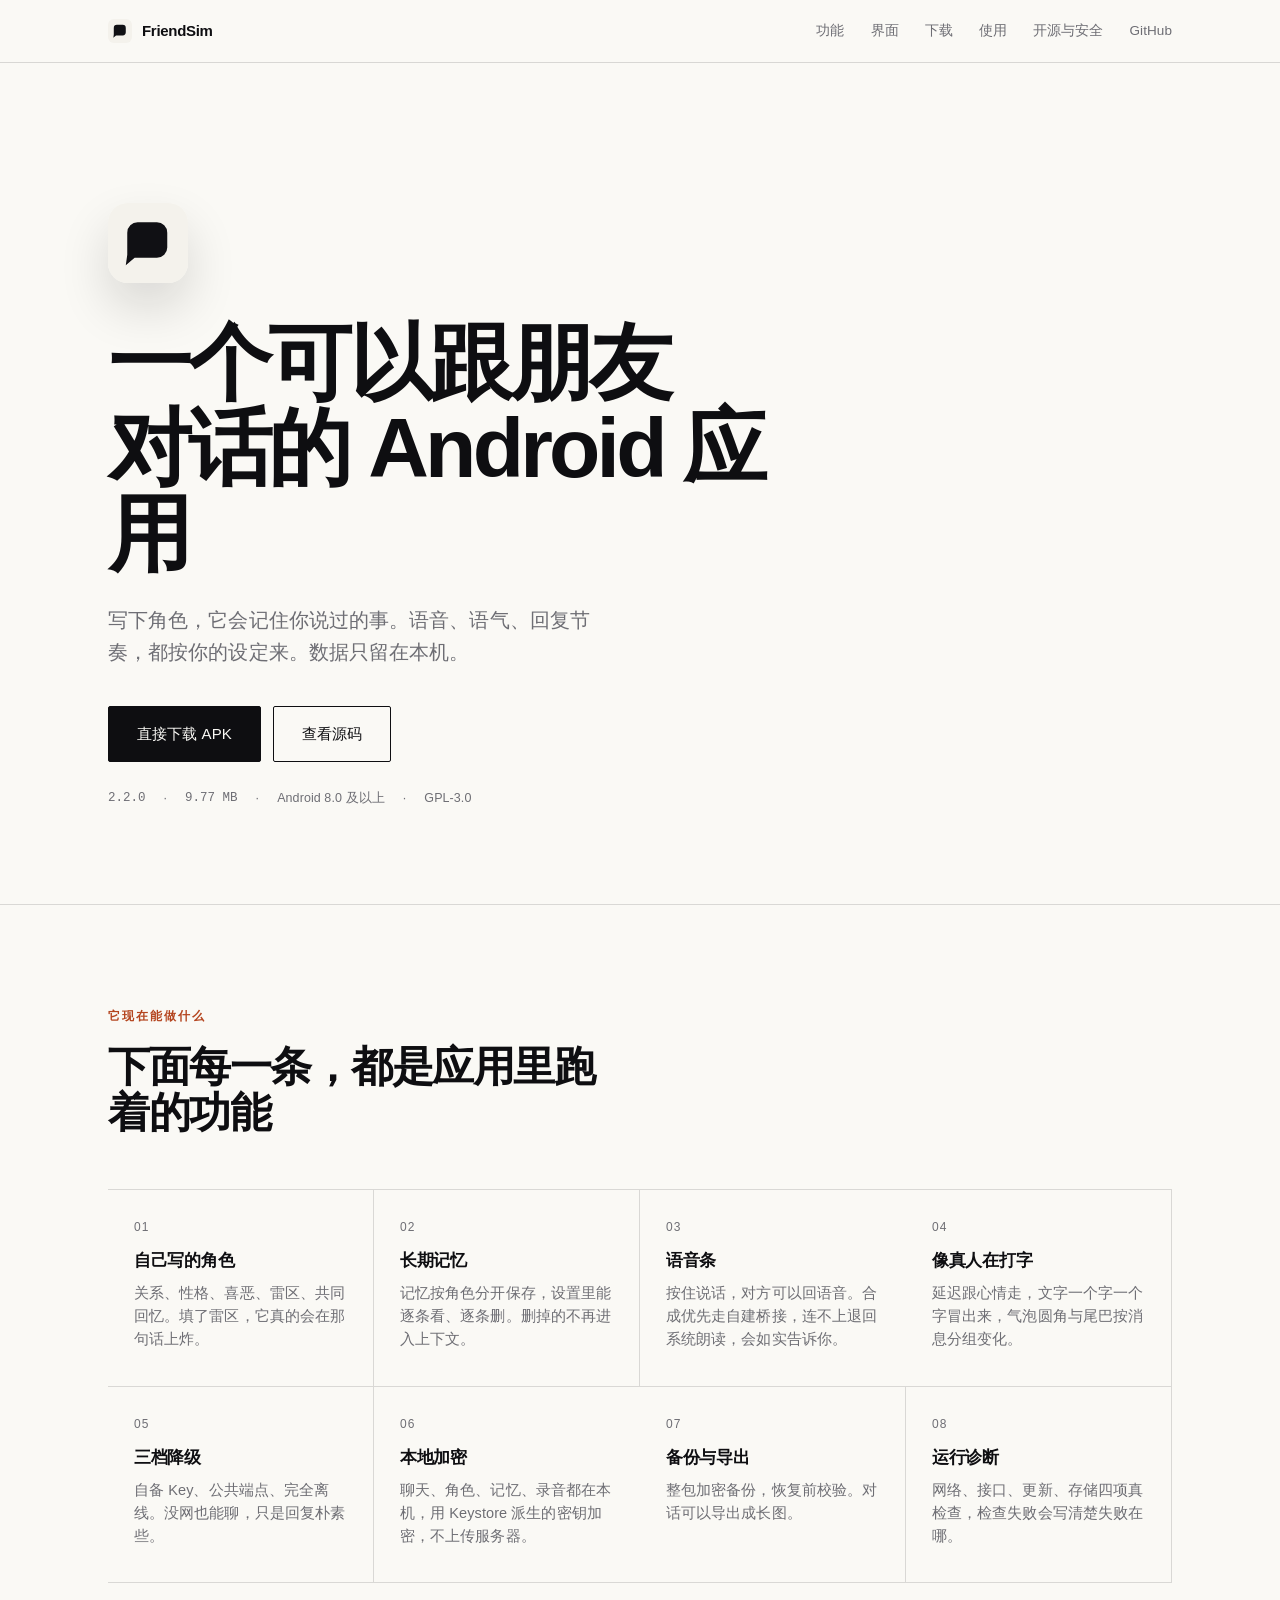
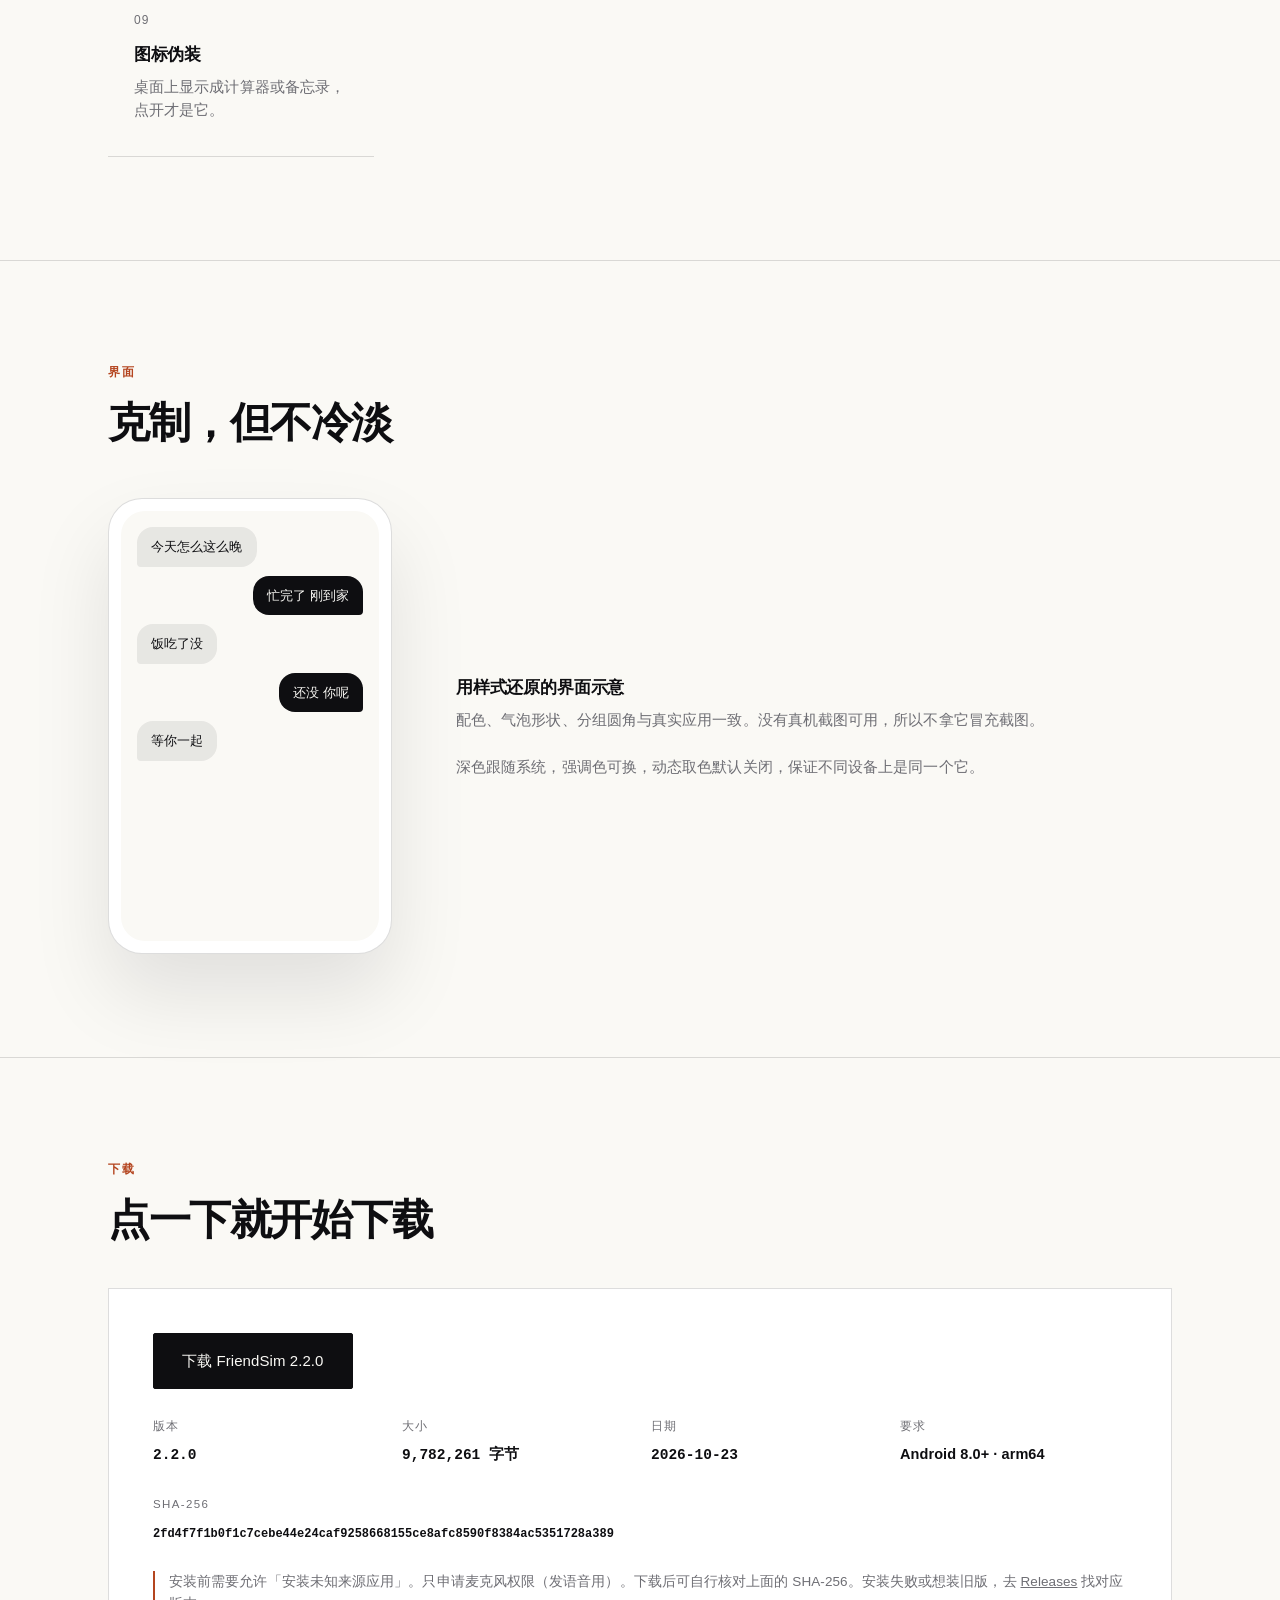
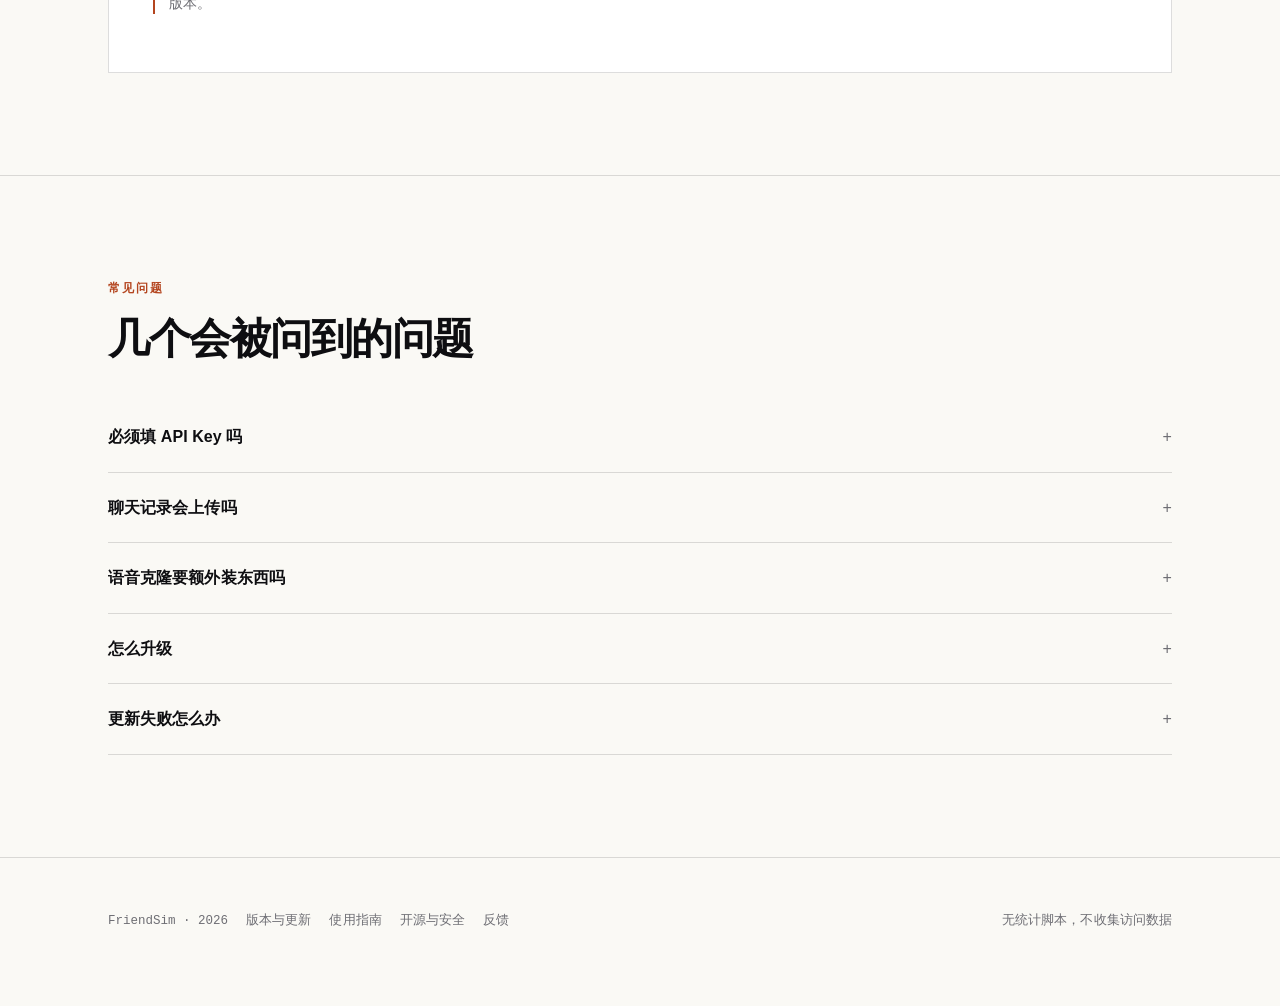
<file: index.html>
<!doctype html>
<html lang="zh-CN">
<head>
<meta charset="utf-8">
<meta name="viewport" content="width=device-width,initial-scale=1,viewport-fit=cover">
<title>FriendSim — 可以跟朋友对话的 Android 应用</title>
<meta name="description" content="FriendSim 是开源的 Android 对话应用：自己写角色设定，长期记忆，语音条，本地加密存储。APK 直接下载，无广告，不需注册。">
<link rel="canonical" href="https://mingqingke.github.io/FriendSim-Android/">
<meta property="og:type" content="website">
<meta property="og:title" content="FriendSim — 可以跟朋友对话的 Android 应用">
<meta property="og:description" content="自己写角色设定，长期记忆，语音条，本地加密存储。开源 Android 应用。">
<meta property="og:url" content="https://mingqingke.github.io/FriendSim-Android/">
<meta property="og:image" content="https://mingqingke.github.io/FriendSim-Android/assets/og.png">
<meta name="twitter:card" content="summary_large_image">
<link rel="icon" href="assets/icon.svg" type="image/svg+xml">
<link rel="apple-touch-icon" href="assets/icon-192.png">
<link rel="stylesheet" href="styles.css">
<script type="application/ld+json">
{"@context":"https://schema.org","@type":"WebSite","name":"FriendSim","alternateName":["FriendSim Android","FriendSim APK"],"url":"https://mingqingke.github.io/FriendSim-Android/","inLanguage":"zh-CN"}
</script>
<script type="application/ld+json">
{"@context":"https://schema.org","@type":"SoftwareApplication","name":"FriendSim","applicationCategory":"SocialNetworkingApplication","operatingSystem":"Android 8.0+","softwareVersion":"2.2.0","license":"https://www.gnu.org/licenses/gpl-3.0.html","downloadUrl":"https://github.com/Mingqingke/FriendSim-Android/releases/download/v2.9.6/FriendSim-2.9.6.apk","codeRepository":"https://github.com/Mingqingke/FriendSim-Android","offers":{"@type":"Offer","price":"0","priceCurrency":"CNY"}}
</script>
</head>
<body>
<header class="site"><div class="wrap">
  <img src="assets/icon.svg" alt="FriendSim" width="24" height="24"><span class="brand">FriendSim</span>
  <nav class="top">
    <a href="#capability">功能</a><a href="#look">界面</a><a href="#download">下载</a>
    <a href="docs.html">使用</a><a href="project.html">开源与安全</a>
    <a href="https://github.com/Mingqingke/FriendSim-Android">GitHub</a>
  </nav>
</div></header>

<div class="hero"><div class="wrap">
  <img class="mark" src="assets/icon.svg" alt="FriendSim 应用图标" width="80" height="80">
  <h1>一个可以跟朋友<br>对话的 Android 应用</h1>
  <p class="lede">写下角色，它会记住你说过的事。语音、语气、回复节奏，都按你的设定来。数据只留在本机。</p>
  <div class="cta">
    <a class="btn solid" href="https://github.com/Mingqingke/FriendSim-Android/releases/download/v2.9.6/FriendSim-2.9.6.apk" download>直接下载 APK</a>
    <a class="btn ghost" href="https://github.com/Mingqingke/FriendSim-Android">查看源码</a>
  </div>
  <div class="meta">
    <span class="mono">2.2.0</span><span>·</span><span class="mono">9.77 MB</span><span>·</span>
    <span>Android 8.0 及以上</span><span>·</span><span>GPL-3.0</span>
  </div>
</div></div>

<section id="capability"><div class="wrap">
  <p class="eyebrow">它现在能做什么</p>
  <h2>下面每一条，都是应用里跑着的功能</h2>
  <div class="grid">
    <div class="cell"><div class="n">01</div><h3>自己写的角色</h3><p>关系、性格、喜恶、雷区、共同回忆。填了雷区，它真的会在那句话上炸。</p></div>
    <div class="cell"><div class="n">02</div><h3>长期记忆</h3><p>记忆按角色分开保存，设置里能逐条看、逐条删。删掉的不再进入上下文。</p></div>
    <div class="cell"><div class="n">03</div><h3>语音条</h3><p>按住说话，对方可以回语音。合成优先走自建桥接，连不上退回系统朗读，会如实告诉你。</p></div>
    <div class="cell"><div class="n">04</div><h3>像真人在打字</h3><p>延迟跟心情走，文字一个字一个字冒出来，气泡圆角与尾巴按消息分组变化。</p></div>
    <div class="cell"><div class="n">05</div><h3>三档降级</h3><p>自备 Key、公共端点、完全离线。没网也能聊，只是回复朴素些。</p></div>
    <div class="cell"><div class="n">06</div><h3>本地加密</h3><p>聊天、角色、记忆、录音都在本机，用 Keystore 派生的密钥加密，不上传服务器。</p></div>
    <div class="cell"><div class="n">07</div><h3>备份与导出</h3><p>整包加密备份，恢复前校验。对话可以导出成长图。</p></div>
    <div class="cell"><div class="n">08</div><h3>运行诊断</h3><p>网络、接口、更新、存储四项真检查，检查失败会写清楚失败在哪。</p></div>
    <div class="cell"><div class="n">09</div><h3>图标伪装</h3><p>桌面上显示成计算器或备忘录，点开才是它。</p></div>
  </div>
</div></section>

<section id="look"><div class="wrap">
  <p class="eyebrow">界面</p>
  <h2>克制，但不冷淡</h2>
  <div class="stage">
    <div class="phone"><div class="screen">
      <div class="bubble them">今天怎么这么晚</div>
      <div class="bubble me">忙完了 刚到家</div>
      <div class="bubble them">饭吃了没</div>
      <div class="bubble me">还没 你呢</div>
      <div class="bubble them">等你一起</div>
    </div></div>
    <div class="note">
      <strong>用样式还原的界面示意</strong>
      配色、气泡形状、分组圆角与真实应用一致。没有真机截图可用，所以不拿它冒充截图。<br><br>
      深色跟随系统，强调色可换，动态取色默认关闭，保证不同设备上是同一个它。
    </div>
  </div>
</div></section>

<section id="download"><div class="wrap">
  <p class="eyebrow">下载</p>
  <h2>点一下就开始下载</h2>
  <div class="dlbox">
    <a class="btn solid" href="https://github.com/Mingqingke/FriendSim-Android/releases/download/v2.9.6/FriendSim-2.9.6.apk" download>下载 FriendSim 2.2.0</a>
    <div class="dlgrid">
      <div><span>版本</span><b class="mono">2.2.0</b></div>
      <div><span>大小</span><b class="mono">9,782,261 字节</b></div>
      <div><span>日期</span><b class="mono">2026-10-23</b></div>
      <div><span>要求</span><b>Android 8.0+ · arm64</b></div>
    </div>
    <div class="dlgrid"><div style="grid-column:1/-1"><span>SHA-256</span><b class="hash mono">2fd4f7f1b0f1c7cebe44e24caf9258668155ce8afc8590f8384ac5351728a389</b></div></div>
    <p class="warn">安装前需要允许「安装未知来源应用」。只申请麦克风权限（发语音用）。下载后可自行核对上面的 SHA-256。安装失败或想装旧版，去 <a href="https://github.com/Mingqingke/FriendSim-Android/releases" style="text-decoration:underline">Releases</a> 找对应版本。</p>
  </div>
</div></section>

<section><div class="wrap">
  <p class="eyebrow">常见问题</p>
  <h2>几个会被问到的问题</h2>
  <div style="margin-top:40px">
    <details><summary>必须填 API Key 吗</summary><p>不必须。可以填自己的 Key，也可以走公共端点，或者直接开离线模式。离线模式不联网，回复靠本地规则。</p></details>
    <details><summary>聊天记录会上传吗</summary><p>不会上传到我们的服务器——这个项目没有服务器。只有当你自己配置了模型接口时，那一轮对话内容才会发给你配置的服务。</p></details>
    <details><summary>语音克隆要额外装东西吗</summary><p>要。本机不跑克隆模型，需要在电脑上跑一个桥接服务，把地址填进设置。连不上会退回系统朗读。</p></details>
    <details><summary>怎么升级</summary><p>应用内「关于 → 检查更新」读取版本信息后直接下载覆盖安装，数据保留。也可以在官网重新下包覆盖。</p></details>
    <details><summary>更新失败怎么办</summary><p>更新器会依次换下载源。全失败就去 Releases 手动下载，用官网的 SHA-256 核对。</p></details>
  </div>
</div></section>

<footer><div class="wrap">
  <span class="mono">FriendSim · 2026</span>
  <a href="download.html">版本与更新</a><a href="docs.html">使用指南</a><a href="project.html">开源与安全</a>
  <a href="https://github.com/Mingqingke/FriendSim-Android/issues">反馈</a>
  <span style="margin-left:auto">无统计脚本，不收集访问数据</span>
</div></footer>
<script src="app.js" defer></script>
</body>
</html>
</file>
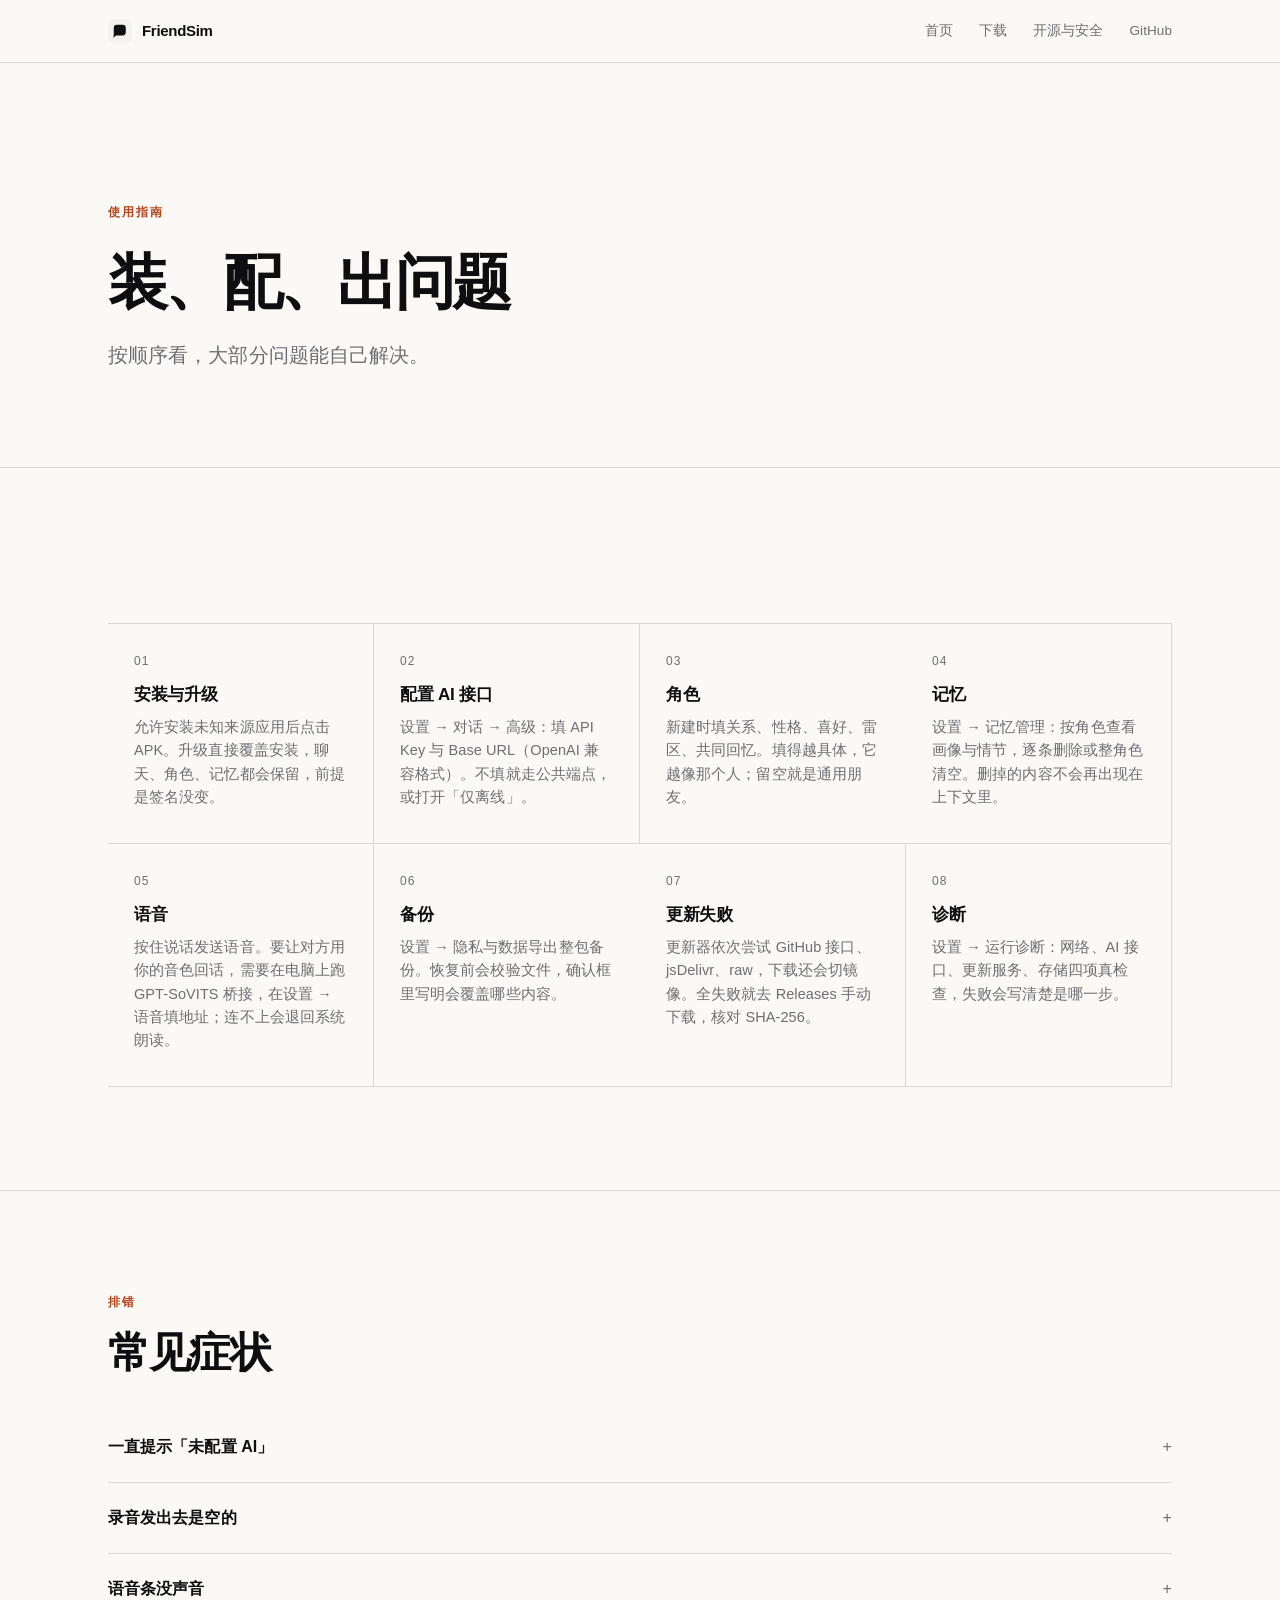
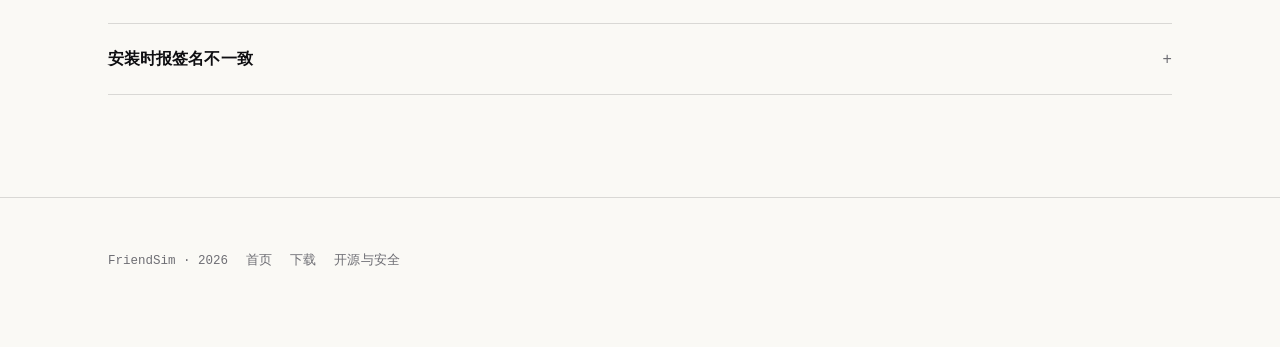
<file: docs.html>
<!doctype html><html lang="zh-CN"><head>
<meta charset="utf-8"><meta name="viewport" content="width=device-width,initial-scale=1">
<title>使用指南 — FriendSim 安装、配置与排错</title>
<meta name="description" content="FriendSim 安装与升级、API 配置、角色与记忆管理、语音桥接、备份恢复、更新失败的排查步骤。">
<link rel="canonical" href="https://mingqingke.github.io/FriendSim-Android/docs.html">
<meta property="og:title" content="使用指南 — FriendSim"><meta property="og:description" content="安装、配置、记忆、语音、备份与排错。">
<meta property="og:url" content="https://mingqingke.github.io/FriendSim-Android/docs.html">
<meta property="og:image" content="https://mingqingke.github.io/FriendSim-Android/assets/og.png">
<link rel="icon" href="assets/icon.svg" type="image/svg+xml"><link rel="stylesheet" href="styles.css">
</head><body>
<header class="site"><div class="wrap"><img src="assets/icon.svg" alt="FriendSim" width="24" height="24"><span class="brand">FriendSim</span>
<nav class="top"><a href="index.html">首页</a><a href="download.html">下载</a><a href="project.html">开源与安全</a><a href="https://github.com/Mingqingke/FriendSim-Android">GitHub</a></nav></div></header>
<div class="hero"><div class="wrap"><p class="eyebrow">使用指南</p>
<h1 style="font-size:clamp(32px,5.4vw,60px)">装、配、出问题</h1>
<p class="lede">按顺序看，大部分问题能自己解决。</p></div></div>
<section><div class="wrap">
<div class="grid">
<div class="cell"><div class="n">01</div><h3>安装与升级</h3><p>允许安装未知来源应用后点击 APK。升级直接覆盖安装，聊天、角色、记忆都会保留，前提是签名没变。</p></div>
<div class="cell"><div class="n">02</div><h3>配置 AI 接口</h3><p>设置 → 对话 → 高级：填 API Key 与 Base URL（OpenAI 兼容格式）。不填就走公共端点，或打开「仅离线」。</p></div>
<div class="cell"><div class="n">03</div><h3>角色</h3><p>新建时填关系、性格、喜好、雷区、共同回忆。填得越具体，它越像那个人；留空就是通用朋友。</p></div>
<div class="cell"><div class="n">04</div><h3>记忆</h3><p>设置 → 记忆管理：按角色查看画像与情节，逐条删除或整角色清空。删掉的内容不会再出现在上下文里。</p></div>
<div class="cell"><div class="n">05</div><h3>语音</h3><p>按住说话发送语音。要让对方用你的音色回话，需要在电脑上跑 GPT-SoVITS 桥接，在设置 → 语音填地址；连不上会退回系统朗读。</p></div>
<div class="cell"><div class="n">06</div><h3>备份</h3><p>设置 → 隐私与数据导出整包备份。恢复前会校验文件，确认框里写明会覆盖哪些内容。</p></div>
<div class="cell"><div class="n">07</div><h3>更新失败</h3><p>更新器依次尝试 GitHub 接口、jsDelivr、raw，下载还会切镜像。全失败就去 Releases 手动下载，核对 SHA-256。</p></div>
<div class="cell"><div class="n">08</div><h3>诊断</h3><p>设置 → 运行诊断：网络、AI 接口、更新服务、存储四项真检查，失败会写清楚是哪一步。</p></div>
</div></div></section>
<section><div class="wrap"><p class="eyebrow">排错</p><h2>常见症状</h2>
<div style="margin-top:36px">
<details><summary>一直提示「未配置 AI」</summary><p>进设置 → 对话 → 高级确认 Key 和地址都填了，再点一下「验证连通性」。地址需要以 /v1 结尾（多数服务如此）。</p></details>
<details><summary>录音发出去是空的</summary><p>检查麦克风权限是否被系统回收。如果环境很安静，波形会很低，这是正常的。</p></details>
<details><summary>语音条没声音</summary><p>如果是克隆音色，说明桥接没连上，此时会退回系统朗读；系统朗读也没声音就去系统设置里检查 TTS 引擎。</p></details>
<details><summary>安装时报签名不一致</summary><p>手机上装过别的渠道包。先卸载旧包再装会丢失本地数据，建议先导出备份。</p></details>
</div></div></section>
<footer><div class="wrap"><span class="mono">FriendSim · 2026</span><a href="index.html">首页</a><a href="download.html">下载</a><a href="project.html">开源与安全</a></div></footer>
<script src="app.js" defer></script></body></html>
</file>
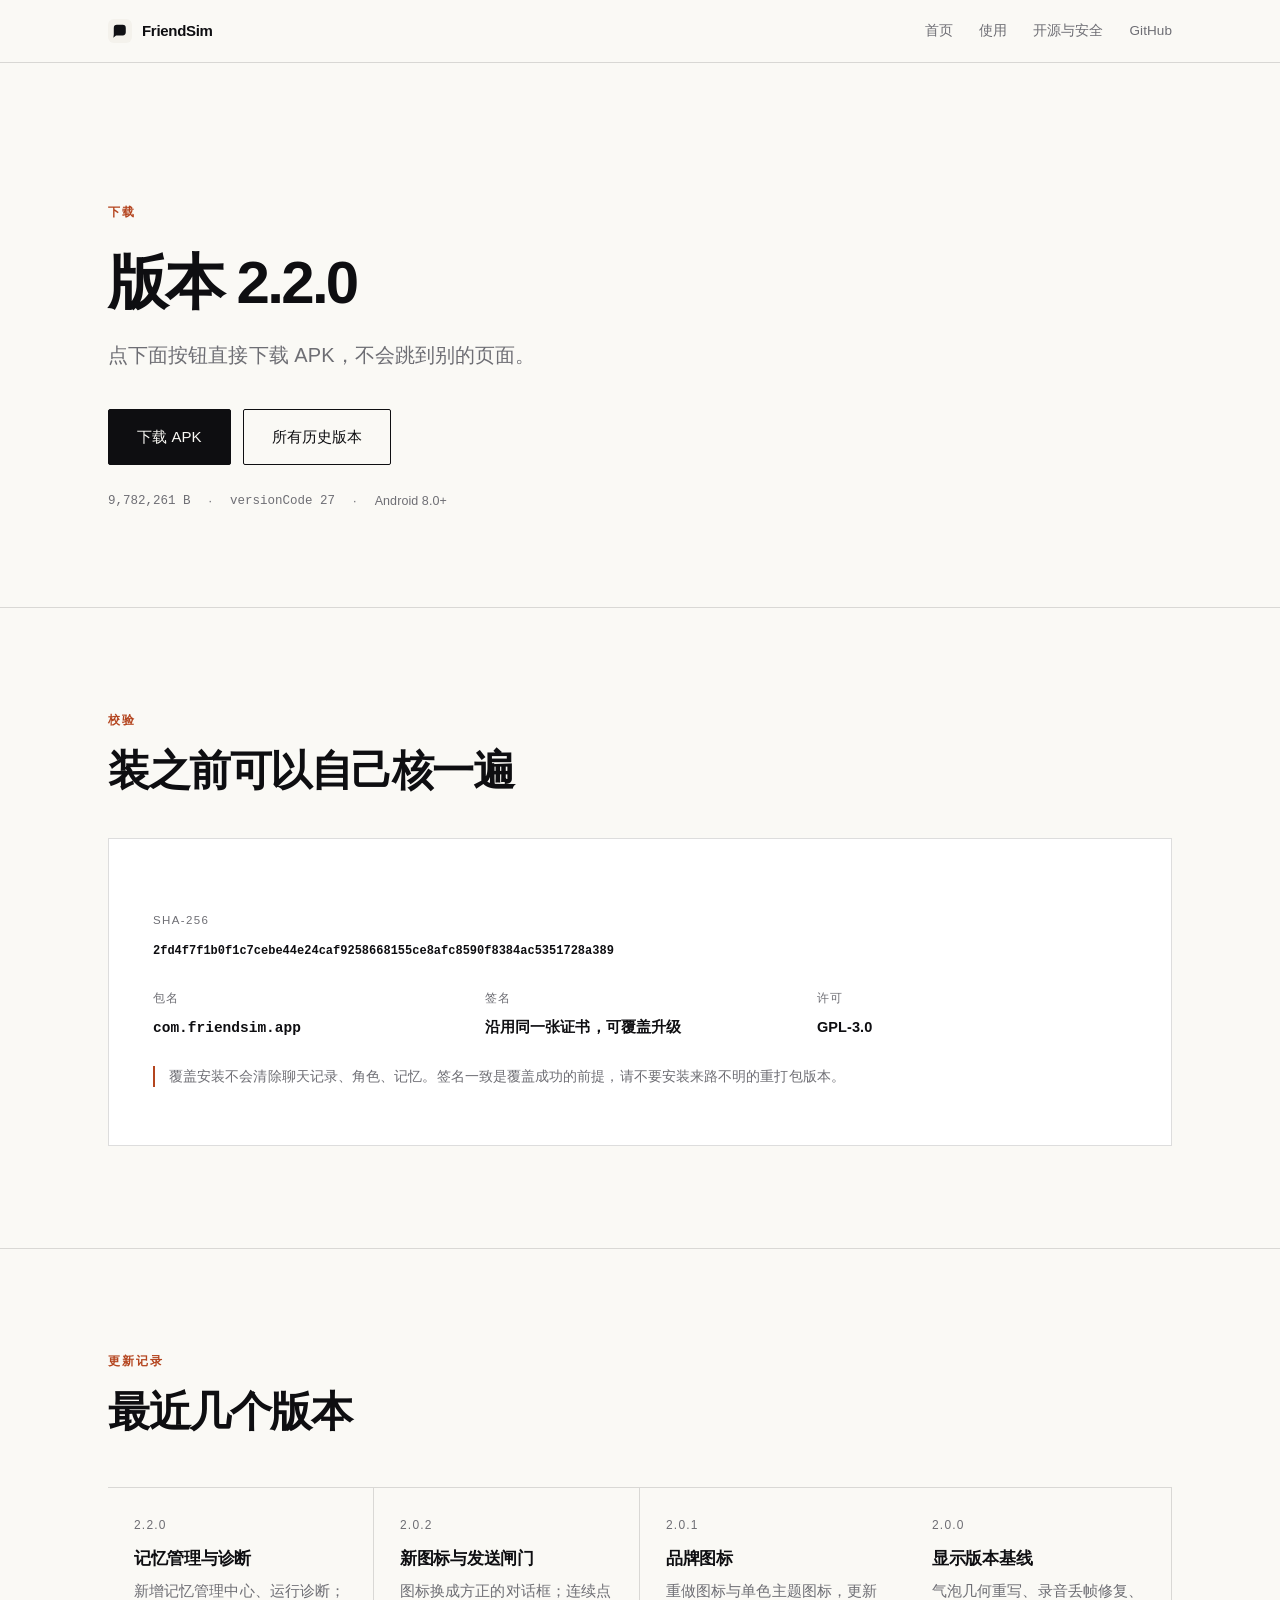
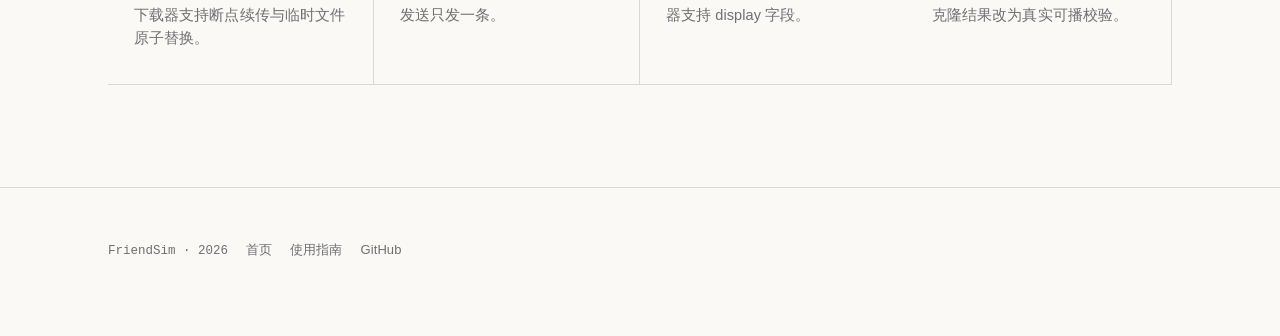
<file: download.html>
<!doctype html><html lang="zh-CN"><head>
<meta charset="utf-8"><meta name="viewport" content="width=device-width,initial-scale=1">
<title>下载与版本 — FriendSim Android</title>
<meta name="description" content="FriendSim 最新版本 2.2.0：直接下载 APK，查看文件大小、SHA-256、兼容要求与更新记录。">
<link rel="canonical" href="https://mingqingke.github.io/FriendSim-Android/download.html">
<meta property="og:title" content="下载与版本 — FriendSim"><meta property="og:description" content="直接下载 APK，查看版本、校验与更新记录。">
<meta property="og:url" content="https://mingqingke.github.io/FriendSim-Android/download.html">
<meta property="og:image" content="https://mingqingke.github.io/FriendSim-Android/assets/og.png">
<link rel="icon" href="assets/icon.svg" type="image/svg+xml"><link rel="stylesheet" href="styles.css">
</head><body>
<header class="site"><div class="wrap"><img src="assets/icon.svg" alt="FriendSim" width="24" height="24"><span class="brand">FriendSim</span>
<nav class="top"><a href="index.html">首页</a><a href="docs.html">使用</a><a href="project.html">开源与安全</a><a href="https://github.com/Mingqingke/FriendSim-Android">GitHub</a></nav></div></header>
<div class="hero"><div class="wrap"><p class="eyebrow">下载</p>
<h1 style="font-size:clamp(32px,5.4vw,60px)">版本 2.2.0</h1>
<p class="lede">点下面按钮直接下载 APK，不会跳到别的页面。</p>
<div class="cta"><a class="btn solid" href="https://github.com/Mingqingke/FriendSim-Android/releases/download/v2.9.6/FriendSim-2.9.6.apk" download>下载 APK</a>
<a class="btn ghost" href="https://github.com/Mingqingke/FriendSim-Android/releases">所有历史版本</a></div>
<div class="meta"><span class="mono">9,782,261 B</span><span>·</span><span class="mono">versionCode 27</span><span>·</span><span>Android 8.0+</span></div>
</div></div>
<section><div class="wrap"><p class="eyebrow">校验</p><h2>装之前可以自己核一遍</h2>
<div class="dlbox"><div class="dlgrid"><div style="grid-column:1/-1"><span>SHA-256</span><b class="hash mono">2fd4f7f1b0f1c7cebe44e24caf9258668155ce8afc8590f8384ac5351728a389</b></div></div>
<div class="dlgrid"><div><span>包名</span><b class="mono">com.friendsim.app</b></div><div><span>签名</span><b>沿用同一张证书，可覆盖升级</b></div><div><span>许可</span><b>GPL-3.0</b></div></div>
<p class="warn">覆盖安装不会清除聊天记录、角色、记忆。签名一致是覆盖成功的前提，请不要安装来路不明的重打包版本。</p></div>
</div></section>
<section><div class="wrap"><p class="eyebrow">更新记录</p><h2>最近几个版本</h2>
<div class="grid">
<div class="cell"><div class="n">2.2.0</div><h3>记忆管理与诊断</h3><p>新增记忆管理中心、运行诊断；下载器支持断点续传与临时文件原子替换。</p></div>
<div class="cell"><div class="n">2.0.2</div><h3>新图标与发送闸门</h3><p>图标换成方正的对话框；连续点发送只发一条。</p></div>
<div class="cell"><div class="n">2.0.1</div><h3>品牌图标</h3><p>重做图标与单色主题图标，更新器支持 display 字段。</p></div>
<div class="cell"><div class="n">2.0.0</div><h3>显示版本基线</h3><p>气泡几何重写、录音丢帧修复、克隆结果改为真实可播校验。</p></div>
</div></div></section>
<footer><div class="wrap"><span class="mono">FriendSim · 2026</span><a href="index.html">首页</a><a href="docs.html">使用指南</a><a href="https://github.com/Mingqingke/FriendSim-Android">GitHub</a></div></footer>
<script src="app.js" defer></script></body></html>
</file>
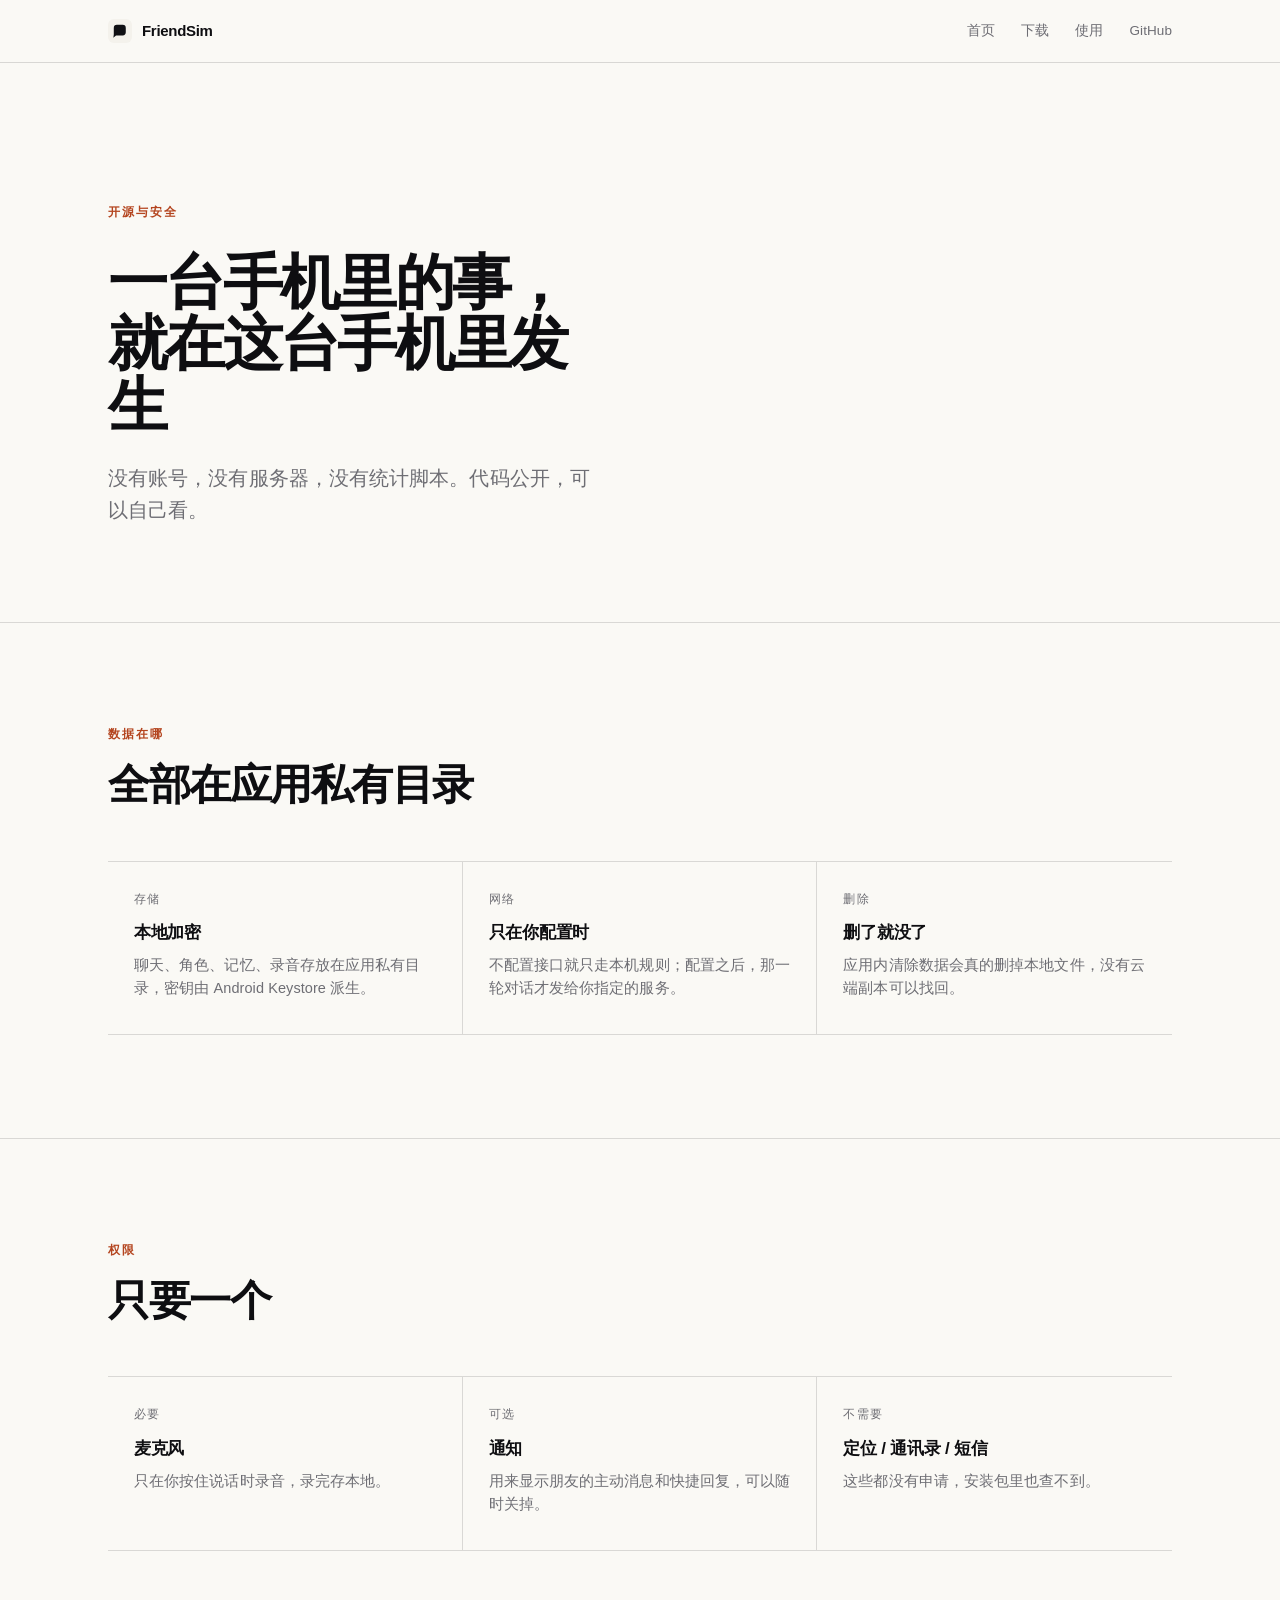
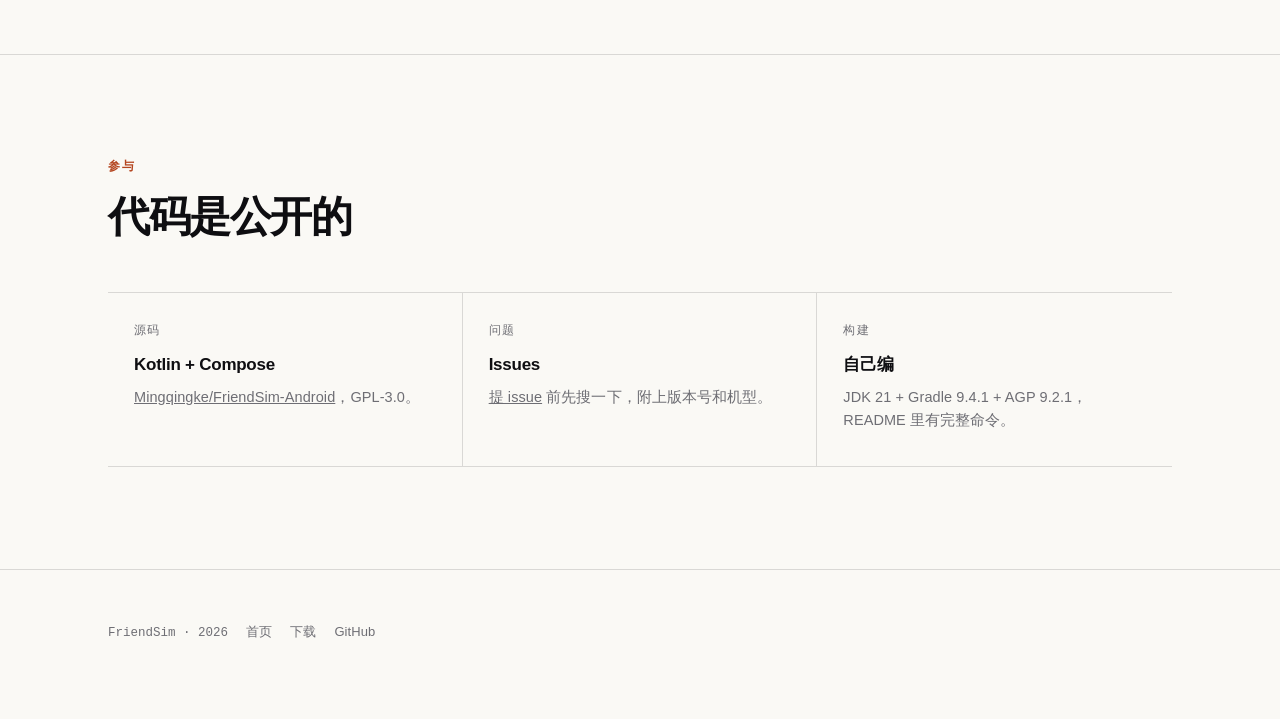
<file: project.html>
<!doctype html><html lang="zh-CN"><head>
<meta charset="utf-8"><meta name="viewport" content="width=device-width,initial-scale=1">
<title>开源与安全 — FriendSim</title>
<meta name="description" content="FriendSim 以 GPL-3.0 开源。了解它的数据存在哪、申请了哪些权限、如何反馈问题与构建。">
<link rel="canonical" href="https://mingqingke.github.io/FriendSim-Android/project.html">
<meta property="og:title" content="开源与安全 — FriendSim"><meta property="og:description" content="数据存哪、用了什么权限、怎么参与。">
<meta property="og:url" content="https://mingqingke.github.io/FriendSim-Android/project.html">
<meta property="og:image" content="https://mingqingke.github.io/FriendSim-Android/assets/og.png">
<link rel="icon" href="assets/icon.svg" type="image/svg+xml"><link rel="stylesheet" href="styles.css">
</head><body>
<header class="site"><div class="wrap"><img src="assets/icon.svg" alt="FriendSim" width="24" height="24"><span class="brand">FriendSim</span>
<nav class="top"><a href="index.html">首页</a><a href="download.html">下载</a><a href="docs.html">使用</a><a href="https://github.com/Mingqingke/FriendSim-Android">GitHub</a></nav></div></header>
<div class="hero"><div class="wrap"><p class="eyebrow">开源与安全</p>
<h1 style="font-size:clamp(32px,5.4vw,60px)">一台手机里的事，<br>就在这台手机里发生</h1>
<p class="lede">没有账号，没有服务器，没有统计脚本。代码公开，可以自己看。</p></div></div>
<section><div class="wrap"><p class="eyebrow">数据在哪</p><h2>全部在应用私有目录</h2>
<div class="grid">
<div class="cell"><div class="n">存储</div><h3>本地加密</h3><p>聊天、角色、记忆、录音存放在应用私有目录，密钥由 Android Keystore 派生。</p></div>
<div class="cell"><div class="n">网络</div><h3>只在你配置时</h3><p>不配置接口就只走本机规则；配置之后，那一轮对话才发给你指定的服务。</p></div>
<div class="cell"><div class="n">删除</div><h3>删了就没了</h3><p>应用内清除数据会真的删掉本地文件，没有云端副本可以找回。</p></div>
</div></div></section>
<section><div class="wrap"><p class="eyebrow">权限</p><h2>只要一个</h2>
<div class="grid">
<div class="cell"><div class="n">必要</div><h3>麦克风</h3><p>只在你按住说话时录音，录完存本地。</p></div>
<div class="cell"><div class="n">可选</div><h3>通知</h3><p>用来显示朋友的主动消息和快捷回复，可以随时关掉。</p></div>
<div class="cell"><div class="n">不需要</div><h3>定位 / 通讯录 / 短信</h3><p>这些都没有申请，安装包里也查不到。</p></div>
</div></div></section>
<section><div class="wrap"><p class="eyebrow">参与</p><h2>代码是公开的</h2>
<div class="grid">
<div class="cell"><div class="n">源码</div><h3>Kotlin + Compose</h3><p><a href="https://github.com/Mingqingke/FriendSim-Android" style="text-decoration:underline">Mingqingke/FriendSim-Android</a>，GPL-3.0。</p></div>
<div class="cell"><div class="n">问题</div><h3>Issues</h3><p><a href="https://github.com/Mingqingke/FriendSim-Android/issues" style="text-decoration:underline">提 issue</a> 前先搜一下，附上版本号和机型。</p></div>
<div class="cell"><div class="n">构建</div><h3>自己编</h3><p>JDK 21 + Gradle 9.4.1 + AGP 9.2.1，README 里有完整命令。</p></div>
</div></div></section>
<footer><div class="wrap"><span class="mono">FriendSim · 2026</span><a href="index.html">首页</a><a href="download.html">下载</a><a href="https://github.com/Mingqingke/FriendSim-Android">GitHub</a></div></footer>
<script src="app.js" defer></script></body></html>
</file>
<file: styles.css>
/* FriendSim 官网 — 编辑式排版：纸白、墨黑、单一琥珀强调色 */
:root{
  --ink:#0E0E11; --paper:#FAF9F5; --muted:#6E6E74; --rule:rgba(14,14,17,.14);
  --accent:#B4451F; --card:#FFFFFF;
}
@media (prefers-color-scheme:dark){
  :root{--ink:#F3F1EA; --paper:#0A0A0C; --muted:#9C9CA3; --rule:rgba(243,241,234,.16); --accent:#E2703F; --card:#111114;}
}
*{box-sizing:border-box}
html{scroll-behavior:smooth}
body{margin:0;background:var(--paper);color:var(--ink);
  font-family:-apple-system,BlinkMacSystemFont,"Segoe UI","PingFang SC","Hiragino Sans GB","Microsoft YaHei",sans-serif;
  -webkit-font-smoothing:antialiased;line-height:1.6;letter-spacing:.005em;overflow-x:hidden}
.wrap{max-width:1120px;margin:0 auto;padding:0 28px}
a{color:inherit;text-decoration:none}
.mono{font-family:ui-monospace,SFMono-Regular,Menlo,monospace;font-size:12.5px;letter-spacing:0}
header.site{position:sticky;top:0;z-index:30;background:color-mix(in srgb,var(--paper) 88%,transparent);
  backdrop-filter:saturate(180%) blur(16px);border-bottom:1px solid var(--rule)}
header.site .wrap{display:flex;align-items:center;gap:10px;height:62px}
header.site img{width:24px;height:24px;border-radius:6px}
.brand{font-weight:640;letter-spacing:-.02em;font-size:15px}
nav.top{margin-left:auto;display:flex;gap:26px;font-size:13.5px;color:var(--muted)}
nav.top a:hover{color:var(--ink)}
@media(max-width:780px){nav.top{display:none}}
/* hero */
.hero{padding:clamp(72px,12vw,140px) 0 clamp(56px,9vw,96px);border-bottom:1px solid var(--rule)}
.hero .mark{width:80px;height:80px;border-radius:20px;box-shadow:0 24px 50px rgba(14,14,17,.14)}
h1{font-size:clamp(36px,7.2vw,84px);line-height:1.02;letter-spacing:-.045em;font-weight:660;margin:30px 0 0;max-width:15ch}
.hero p.lede{font-size:clamp(16px,2.1vw,20px);color:var(--muted);max-width:44ch;margin:26px 0 0}
.cta{display:flex;gap:12px;flex-wrap:wrap;margin-top:38px}
.btn{display:inline-flex;align-items:center;gap:9px;padding:15px 28px;border-radius:2px;font-size:15px;
  border:1px solid var(--ink);transition:background .18s,color .18s,transform .18s}
.btn.solid{background:var(--ink);color:var(--paper)}
.btn.solid:hover{background:var(--accent);border-color:var(--accent);color:#fff}
.btn.ghost:hover{background:color-mix(in srgb,var(--ink) 6%,transparent)}
.btn:active{transform:scale(.99)}
.btn:focus-visible{outline:2px solid var(--accent);outline-offset:3px}
.meta{margin-top:26px;font-size:12.5px;color:var(--muted);display:flex;gap:18px;flex-wrap:wrap}
/* sections */
section{padding:clamp(56px,8vw,104px) 0;border-bottom:1px solid var(--rule)}
.eyebrow{font-size:12px;letter-spacing:.16em;text-transform:uppercase;color:var(--accent);margin:0 0 18px;font-weight:600}
h2{font-size:clamp(26px,4.2vw,42px);letter-spacing:-.035em;line-height:1.1;margin:0;font-weight:640;max-width:22ch}
.grid{display:grid;gap:0;grid-template-columns:repeat(auto-fit,minmax(240px,1fr));margin-top:52px;border-top:1px solid var(--rule)}
.cell{padding:28px 26px 34px;border-bottom:1px solid var(--rule);border-right:1px solid var(--rule)}
.cell:nth-child(3n){border-right:0}
@media(max-width:840px){.cell{border-right:0}}
.cell .n{font-size:12px;color:var(--muted);letter-spacing:.1em}
.cell h3{margin:10px 0 8px;font-size:17px;font-weight:620;letter-spacing:-.015em}
.cell p{margin:0;color:var(--muted);font-size:14.5px}
/* phone */
.stage{display:flex;gap:clamp(24px,5vw,72px);align-items:center;flex-wrap:wrap;margin-top:52px}
.phone{flex:0 0 auto;width:284px;border:1px solid var(--rule);border-radius:34px;background:var(--card);padding:12px;
  box-shadow:0 40px 80px rgba(14,14,17,.10)}
.screen{border-radius:24px;background:var(--paper);padding:16px;min-height:430px;display:flex;flex-direction:column;gap:9px}
.bubble{max-width:78%;padding:10px 14px;border-radius:16px;font-size:13px;line-height:1.5}
.bubble.them{align-self:flex-start;background:color-mix(in srgb,var(--ink) 8%,transparent);border-bottom-left-radius:4px}
.bubble.me{align-self:flex-end;background:var(--ink);color:var(--paper);border-bottom-right-radius:4px}
.stage .note{flex:1;min-width:240px;color:var(--muted);font-size:14.5px}
.stage .note strong{color:var(--ink);display:block;font-size:17px;margin-bottom:8px;letter-spacing:-.01em}
/* download */
.dlbox{border:1px solid var(--rule);background:var(--card);padding:clamp(24px,4vw,44px);margin-top:44px}
.dlgrid{display:grid;gap:22px;grid-template-columns:repeat(auto-fit,minmax(180px,1fr));margin:28px 0 0}
.dlgrid span{display:block;font-size:11.5px;letter-spacing:.12em;text-transform:uppercase;color:var(--muted);margin-bottom:6px}
.dlgrid b{font-weight:600;font-size:14.5px}
.dlgrid .hash{word-break:break-all;font-size:12px;line-height:1.5}
.warn{margin-top:26px;font-size:13.5px;color:var(--muted);border-left:2px solid var(--accent);padding-left:14px}
/* faq */
details{border-bottom:1px solid var(--rule);padding:22px 0}
summary{cursor:pointer;font-size:16px;font-weight:600;list-style:none;display:flex;justify-content:space-between;gap:16px}
summary::after{content:"+";color:var(--muted);font-weight:400}
details[open] summary::after{content:"–"}
details p{color:var(--muted);font-size:14.5px;margin:14px 0 0;max-width:70ch}
footer{padding:52px 0 76px;font-size:13px;color:var(--muted)}
footer .wrap{display:flex;flex-wrap:wrap;gap:18px;align-items:center}
footer a:hover{color:var(--ink)}
.reveal{opacity:0;transform:translateY(12px);transition:opacity .7s cubic-bezier(.16,1,.3,1),transform .7s cubic-bezier(.16,1,.3,1)}
.reveal.in{opacity:1;transform:none}
@media(prefers-reduced-motion:reduce){
  .reveal{opacity:1;transform:none;transition:none}html{scroll-behavior:auto}
  .btn:hover,.btn:active{transform:none}
}
</file>
